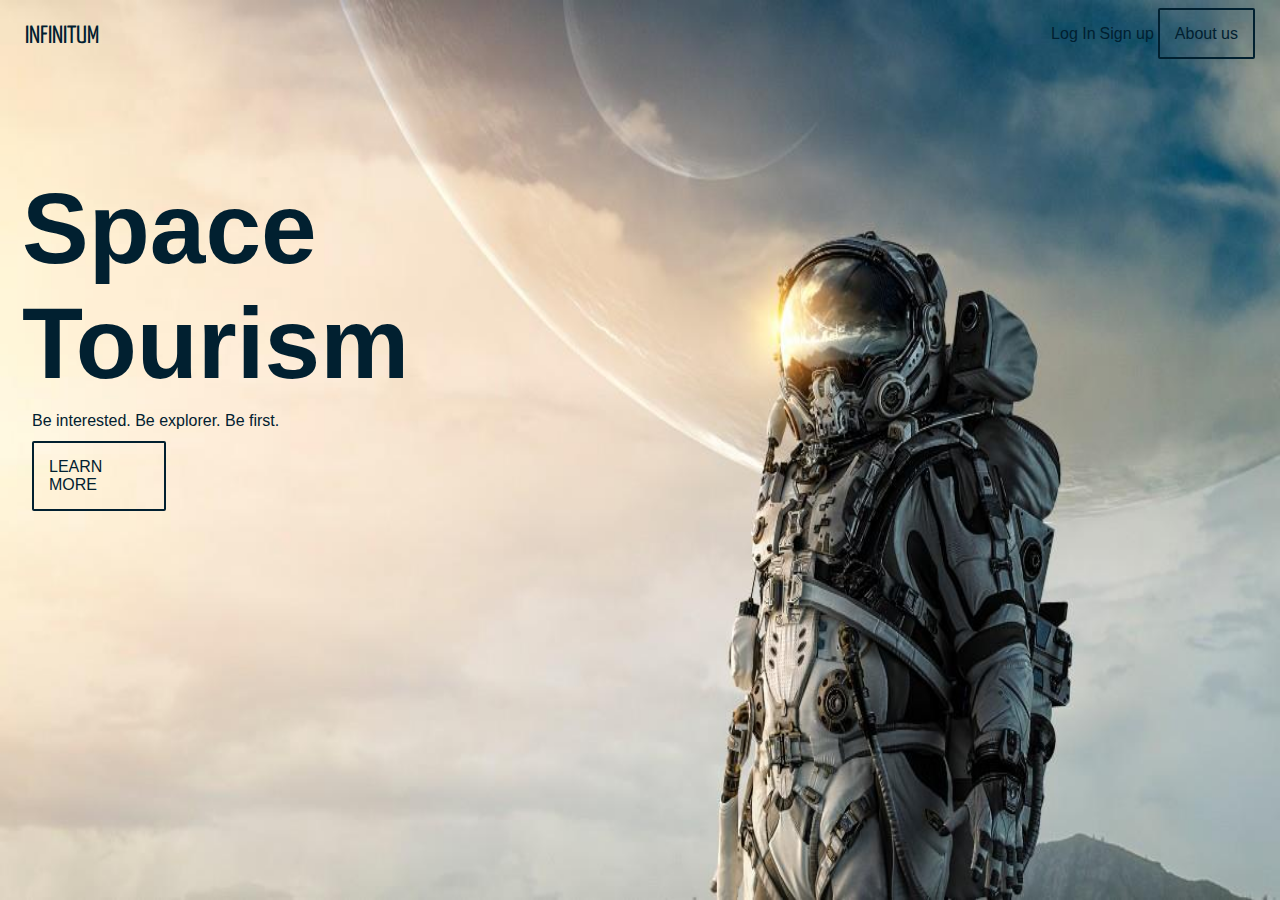
<file: spaceblog/index.html>
<!DOCTYPE html>
<html lang="en">
<head>
    <meta charset="UTF-8">
    <meta name="viewport" content="width=device-width, initial-scale=1.0">
    <link rel="stylesheet" href="style.css">
    <title>Space Tourism</title>
</head>
<body>
    <header class="cabecalho">
        <div class="T1">INFINITUM</div>
        <div class="menu"><ul>
           <a href="#">Log In</a>
           <a href="#">Sign up</a>
           <a class="botao1" href="#">About us</a>
        </ul></div>
    </header>
    
    <main>
       <aside>
       <div> <h1 class="titulo">Space Tourism</h1></div>
            <div><p class="paragrafo">Be interested.  Be explorer. Be first.
            </p></div>
            <div> <a class="botao2" href="#">LEARN MORE</a></div>

       </aside>
    </main>
</body>
</html>
</file>
<file: spaceblog/style.css>
@import url('https://fonts.googleapis.com/css2?family=Afacad:wght@600&display=swap');
 @import url('https://fonts.googleapis.com/css2?family=Afacad:wght@700&display=swap');
 @import url('https://fonts.googleapis.com/css2?family=Afacad:wght@700&family=Josefin+Sans:wght@500&display=swap');
 @import url('https://fonts.googleapis.com/css2?family=Afacad:wght@700&family=Josefin+Sans:wght@500&family=Yanone+Kaffeesatz&display=swap');
 *{
    padding: 0%;
    margin: 0%;
}

body{
    background-image:url(la-esa-planea-enviar-personas-con-discapacidad-fisica-como-astronautas-al-espacio-1090353.jpg);
    background-size:100% 100%;
    background-attachment: fixed;
    color:#012030;
    
}

header{
    display: flex;
    justify-content: space-between;
    padding:25px;
}

li{
   display: inline-block;
   margin: ;
}

a:hover{
    color: #13678A;
}

a{
    text-decoration: none;
    list-style: none;
   
    color: #012030;
    font-family:'Gill Sans', 'Gill Sans MT', Calibri, 'Trebuchet MS', sans-serif;
}

.T1{
    font-family:  'Yanone Kaffeesatz', sans-serif;
    font-size:25px ;
    
}

main{
    padding:22px;
    width: 30%;
    height: 500px;
    display: flex;
    flex-direction: row;
   align-items: center;
}


.titulo{
    font-family:'Franklin Gothic Medium', 'Arial Narrow', Arial, sans-serif;
    font-size: 100px;
}

.paragrafo{
    line-height: 20px;/*Ele separa as palavras em uma linha*/
    max-width: 500px;
    margin: 10px;
    font-family:'Gill Sans', 'Gill Sans MT', Calibri, 'Trebuchet MS', sans-serif;
}

.botao1:hover/*O nome do efeito que vc passa o mause no elemento e ele muda de cor*/{
    color:white;
    background-color:#13678A;
    transition: 0.5s all;
}

.botao2:hover/*O nome do efeito que vc passa o mause no elemento e ele muda de cor*/{
    color:white;
    background-color: #13678A;
    transition: 0.5s all;
}


.botao1{
    border:2px solid #012030;
    padding: 15px;
    border-radius: 2px;
    width: 100px;
}

.botao2{
    color:#012030;
    border:2px solid #012030;
    padding: 15px;
    width: 100px;
    border-radius: 2px;
    display: flex;
    margin: 10px;
    
}
</file>
